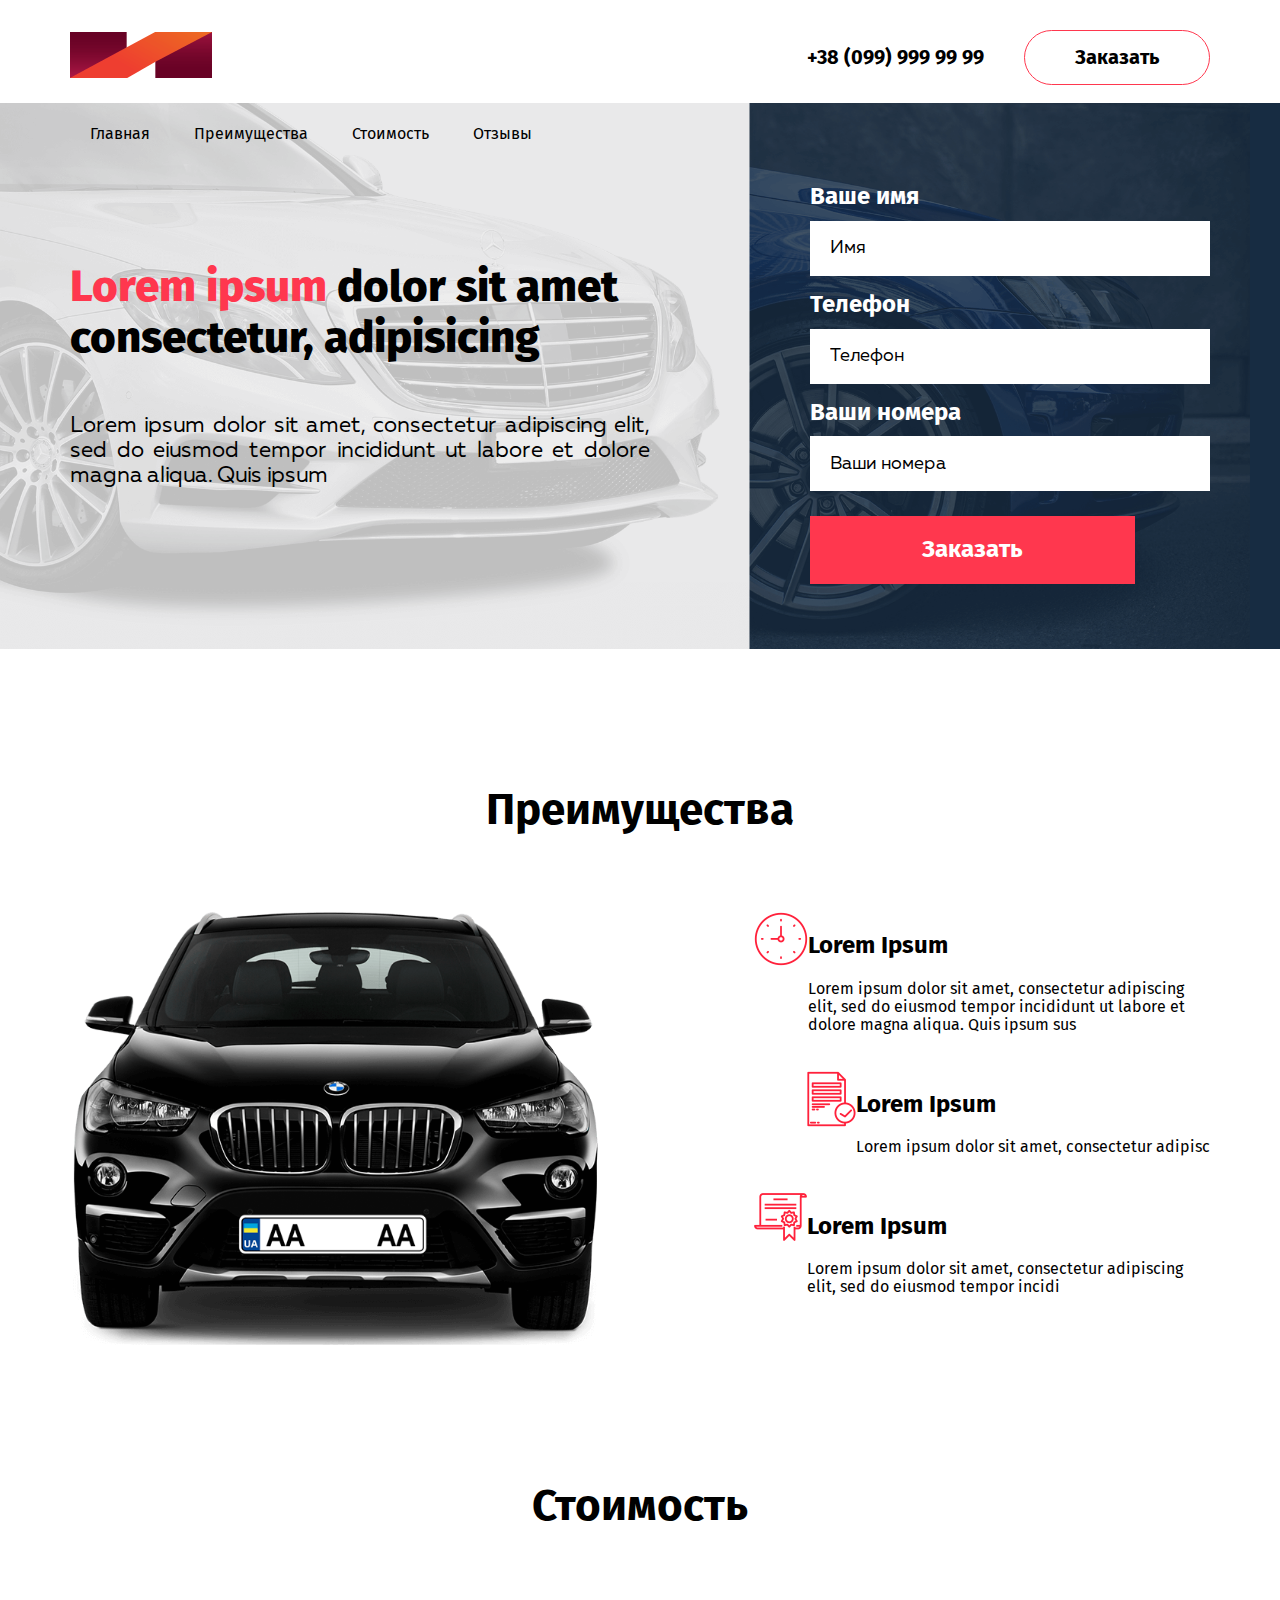
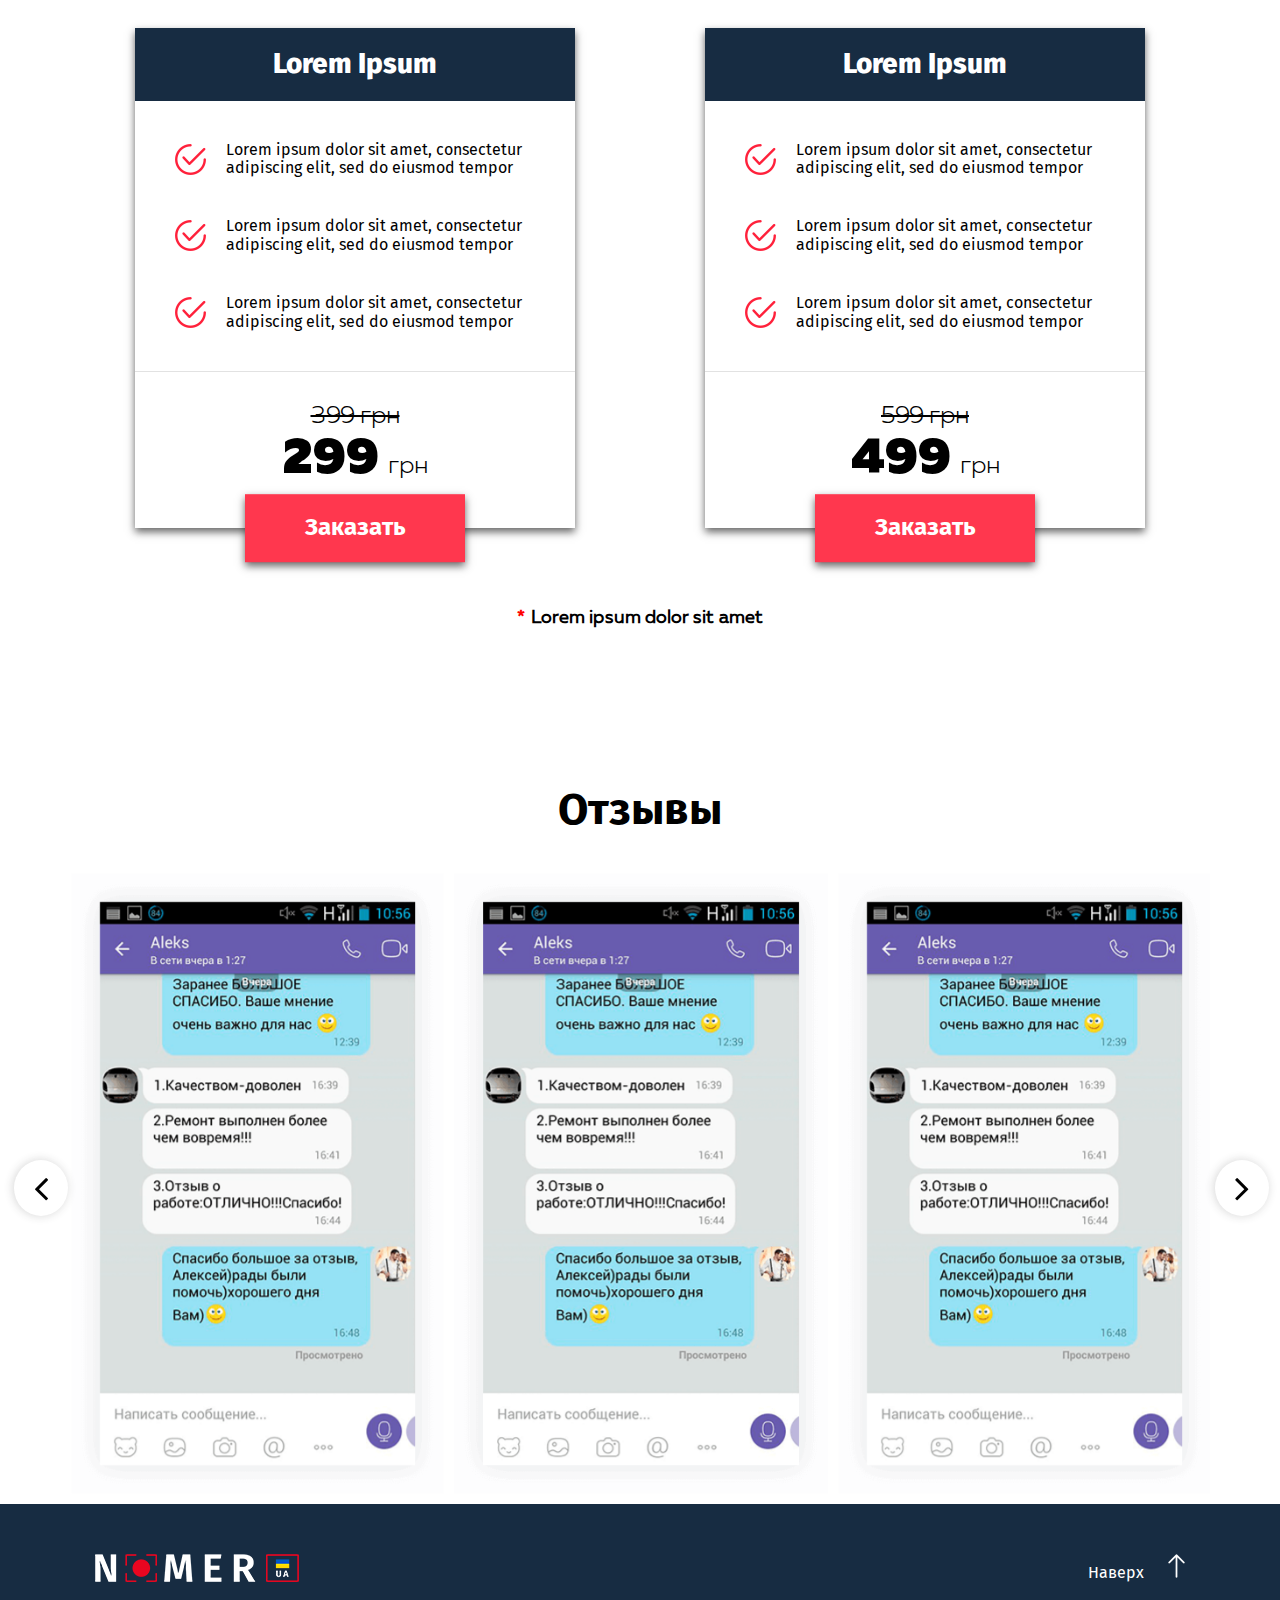
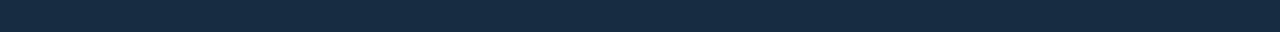
<file: index.html>
<!DOCTYPE html>
<html lang="en">

<head>
    <meta charset="UTF-8">
    <meta name="viewport" content="width=device-width, initial-scale=1.0">
    <meta http-equiv="X-UA-Compatible" content="ie=edge">
    <title> Test | Protsenko </title>
    <link rel="shortcut icon" href="favicon.ico" type="image/x-icon">
    <link rel="stylesheet" href="css/normalize.css">
    <link rel="stylesheet" href="css/style.css">
    <link href="https://fonts.googleapis.com/css2?family=Fira+Sans:wght@400;800;900&display=swap" rel="stylesheet">
    <link href="https://stackpath.bootstrapcdn.com/font-awesome/4.7.0/css/font-awesome.min.css" rel="stylesheet">
    <link rel="stylesheet" href="css/owl.carousel.min.css">
    <link rel="stylesheet" href="css/owl.theme.default.min.css">

</head>

<body>

    <!-- content start -->
    <main class="content">

        <!-- header start -->
        <header id="header">
            <div class="container">
                <div class="header">
                    <!-- header-wrapper !!!!!! -->
                    <div class="header-wrapper">
                        <div class="header-logo">
                            <img src="img/logo.png" alt="">
                        </div>
                        <!-- item change class -->
                        <div class="header-item">
                            <div class="header-phone">
                                <a href="tel:++38 (099) 999 99 99">
                                +38 (099) 999 99 99
                            </a>
                            </div>

                            <a class="header-btn" href="javascript:PopUpShow()">
                                Заказать
                            </a>

                        </div>
                    </div>

                </div>
            </div>
            <!-- header menu start-->
            <nav class="header-nav container">
                <div class="nav-toggle">
                    <i class="fa fa-bars" aria-hidden="true"></i>
                </div>
                <ul class="nav">
                    <li class="nav-item">
                        <a href="#header" class="nav-link ">
                                    Главная
                                </a>
                    </li>
                    <li class="nav-item">
                        <a href="#advantages" class="nav-link">
                                    Преимущества
                                </a>
                    </li>
                    <li class="nav-item">
                        <a href="#price" class="nav-link">
                                    Стоимость
                                </a>
                    </li>
                    <li class="nav-item">
                        <a href="#testimonial" class="nav-link">
                                    Отзывы
                                </a>
                    </li>
                </ul>
            </nav>
            <!-- header menu end -->

            <div class="header-bg ">
                <div class="intro container">
                    <div class="intro-wrapper">
                        <div class="intro-title ">
                            <span> Lorem ipsum </span> dolor sit amet consectetur, adipisicing
                        </div>
                        <div class="intro-text ">
                            Lorem ipsum dolor sit amet, consectetur adipiscing elit, sed do eiusmod tempor incididunt ut labore et dolore magna aliqua. Quis ipsum
                        </div>
                    </div>

                    <form action="javascript:void(0);" method="POST" class="form header-form">

                        <label for="name" class="form-label"> Ваше имя</label>
                        <div class="error">Вы не ввели имя.</div>
                        <input id="name" type="text" class="form-input" placeholder="Имя" name="user_name" required>

                        <label for="tel" class="form-label"> Телефон</label>
                        <div class="error">Вы не ввели телефон.</div>
                        <input id="tel" type="tel" class="form-input" placeholder="Телефон" name="user_phone" required>

                        <label for="number" class="form-label"> Ваши номера</label>
                        <div class="error">Вы не ввели ваши номер.</div>
                        <input id="number" type="text" class="form-input" placeholder="Ваши номера" name="user_number" required>

                        <input class="btn form-btn" type="submit" value=" Заказать "></input>
                    </form>

                </div>
            </div>
        </header>
        <!-- header end -->

        <!-- advantages start -->
        <section class="advantages" id="advantages">
            <h2 class="content-title">
                Преимущества
            </h2>
            <div class="advantages-wrapper container">
                <img class="advantages_img" src="img/advantages.png" alt="">
                <div class="advantages-content">
                    <div class="advantages-content-item">
                        <div class="content-item_icon">
                            <img src="img/advantages-icon1.png" alt="">
                        </div>

                        <div class="content-item_info">
                            <h2 class="content-item_title">
                                Lorem Ipsum
                            </h2>
                            <p class="content-item_text">
                                Lorem ipsum dolor sit amet, consectetur adipiscing elit, sed do eiusmod tempor incididunt ut labore et dolore magna aliqua. Quis ipsum sus
                            </p>
                        </div>

                    </div>
                    <div class="advantages-content-item">
                        <div class="content-item_icon">
                            <img src="img/advantages-icon2.png" alt="">
                        </div>

                        <div class="content-item_info">
                            <h2 class="content-item_title">
                                Lorem Ipsum
                            </h2>
                            <p class="content-item_text">
                                Lorem ipsum dolor sit amet, consectetur adipisc
                            </p>
                        </div>

                    </div>
                    <div class="advantages-content-item">
                        <div class="content-item_icon">
                            <img src="img/advantages-icon3.png" alt="">
                        </div>

                        <div class="content-item_info">
                            <h2 class="content-item_title">
                                Lorem Ipsum
                            </h2>
                            <p class="content-item_text">
                                Lorem ipsum dolor sit amet, consectetur adipiscing elit, sed do eiusmod tempor incidi
                            </p>
                        </div>

                    </div>


                </div>



            </div>

        </section>
        <!-- advantages end -->

        <!-- price start -->
        <section class="price" id="price">

            <h2 class="content-title">
                Стоимость
            </h2>

            <div class="price-info container">
                <div class="card">
                    <div class="card-title">
                        Lorem Ipsum
                    </div>
                    <div class="card-info ">
                        <div class="card-info_item">
                            <img class="card_icon" src="img/card-icon.png" alt="">
                            <div class="card_text">
                                Lorem ipsum dolor sit amet, consectetur adipiscing elit, sed do eiusmod tempor
                            </div>
                        </div>
                        <div class="card-info_item">
                            <img class="card_icon" src="img/card-icon.png" alt="">
                            <div class="card_text">
                                Lorem ipsum dolor sit amet, consectetur adipiscing elit, sed do eiusmod tempor
                            </div>
                        </div>
                        <div class="card-info_item">

                            <img class="card_icon" src="img/card-icon.png" alt="">

                            <div class="card_text">
                                Lorem ipsum dolor sit amet, consectetur adipiscing elit, sed do eiusmod tempor
                            </div>
                        </div>
                    </div>
                    <div class="card-cost">
                        <div class="card-cost_old">
                            399 грн
                        </div>
                        <div class="card-cost_new">
                            <span>299 </span> грн
                        </div>

                    </div>
                    <a class="btn card_btn" href="javascript:PopUpShow()">
                        Заказать
                    </a>
                </div>
                <div class="card">
                    <div class="card-title">
                        Lorem Ipsum
                    </div>
                    <div class="card-info ">
                        <div class="card-info_item">

                            <img class="card_icon" src="img/card-icon.png" alt="">

                            <div class="card_text">
                                Lorem ipsum dolor sit amet, consectetur adipiscing elit, sed do eiusmod tempor
                            </div>
                        </div>
                        <div class="card-info_item">

                            <img class="card_icon" src="img/card-icon.png" alt="">

                            <div class="card_text">
                                Lorem ipsum dolor sit amet, consectetur adipiscing elit, sed do eiusmod tempor
                            </div>
                        </div>
                        <div class="card-info_item">

                            <img class="card_icon" src="img/card-icon.png" alt="">

                            <div class="card_text">
                                Lorem ipsum dolor sit amet, consectetur adipiscing elit, sed do eiusmod tempor
                            </div>
                        </div>
                    </div>
                    <div class="card-cost">
                        <div class="card-cost_old">
                            599 грн
                        </div>
                        <div class="card-cost_new">
                            <span>499 </span> грн
                        </div>

                    </div>

                    <a class="btn card_btn" href="javascript:PopUpShow()">
                        Заказать
                       </a>

                </div>
            </div>

            <div class="price-text">
                <span>*</span>Lorem ipsum dolor sit amet
            </div>
        </section>
        <!-- price end -->

        <!-- testimonial start -->
        <section id="testimonial">
            <h2 class="content-title">
                Отзывы
            </h2>
            <div class="testimonial-carousel">
                <div class="owl-carousel owl-theme container">
                    <div class="testimoinal-item">
                        <img src="img/carousel-img.png" alt="">
                    </div>
                    <div class="testimoinal-item">
                        <img src="img/carousel-img.png" alt="">
                    </div>
                    <div class="testimoinal-item">
                        <img src="img/carousel-img.png" alt="">
                    </div>
                    <div class="owl-theme">
                        <div class="owl-controls">
                            <div class="custom-nav owl-nav"></div>
                            <img src="img/carousel-img.png" alt="">
                        </div>
                    </div>
                </div>

        </section>
        <!-- testimonial end -->

    </main>
    <!-- content end -->

    <!-- footer start -->
    <footer class="footer">
        <div class="footer-wrap  container">
            <img class="footer_logo" src="img/logo-footer.png" alt="">
            <a href="#header">
                <div class="footer_btn">
                    <span> Наверх </span>
                    <img src="img/footer-arrow.png" alt="">
                </div>
            </a>
        </div>

    </footer>
    <!-- footer end -->

    <!-- form-popup start -->
    <section class="popup" id="popup1">
        <div class="popup-content">
            <h1>Заявка</h1>
            <a class="close" href="javascript:PopUpHide()">X</a>
            <form action="javascript:void(0);" method="POST" class="form form_popup">

                <input id="name" type="text" class="form-input form-input_popup" placeholder="Имя" name="user_name" required>

                <input id="tel" type="tel" class="form-input form-input_popup" placeholder="Телефон" name="user_phone" required>


                <input id="number" type="text" class="form-input form-input_popup" placeholder="Ваши номера" name="user_number" required>

                <input class="btn btn_popup" type="submit" value=" Заказать "></input>
            </form>

        </div>
    </section>
    <!-- form-popup end -->

    <!-- success start -->
    <section class="success">
        <div class="success-wrapper container">
            <div class="success-check">
                <i class="fa fa-check-circle" aria-hidden="true"></i>
            </div>

            <h1 class="success-title">
                Спасибо за заявку!
            </h1>
            <div class="success-text">
                Наш менеджер свяжеться с вами позже
            </div>
            <div class="success-contact">
                <a href="https://www.facebook.com/" target="_blank" rel="noopener noreferrer">
                    <i class="fa fa-facebook facebook" aria-hidden="true"></i>
                </a>
                <a href="https://www.instagram.com/" target="_blank" rel="noopener noreferrer">
                    <i class="fa fa-instagram " aria-hidden="true"></i>
                </a>
            </div>
            <button class="success-close" onclick="document.querySelectorAll('.success')[0].style.display = 'none';">X</button>
        </div>
    </section>
    <!-- success end -->

    <script src="https://cdnjs.cloudflare.com/ajax/libs/jquery/3.5.1/jquery.min.js"></script>
    <script src="js/owl.carousel.min.js"></script>
    <script src="js/app.js"></script>


</body>

</html>
</file>
<file: css/style.css>
* {
  -webkit-box-sizing: border-box;
          box-sizing: border-box;
}

.container {
  margin: 0px auto;
  max-width: 1400px;
}

@media (max-width: 575.98px) {
  .container {
    max-width: 100%;
    padding: 0 25px 0 25px;
  }
}

@media (min-width: 576px) and (max-width: 767.98px) {
  .container {
    max-width: 540px;
  }
}

@media (min-width: 768px) and (max-width: 991.98px) {
  .container {
    max-width: 720px;
  }
}

@media (min-width: 992px) and (max-width: 1199.98px) {
  .container {
    max-width: 960px;
  }
}

@media (min-width: 1200px) and (max-width: 1919.98px) {
  .container {
    max-width: 1140px;
  }
}

@media (min-width: 1920) {
  .container {
    max-width: 1400px;
  }
}

@font-face {
  font-family: 'Muller Regular';
  src: url("../fonts/MullerRegular/MullerRegular.eot");
  src: url("../fonts/MullerRegular/MullerRegular.eot?#iefix") format("embedded-opentype"), url("../fonts/MullerRegular/MullerRegular.woff") format("woff"), url("../fonts/MullerRegular/MullerRegular.ttf") format("truetype"), url("../fonts/MullerRegular/MullerRegular.svg#MullerRegular/MullerRegular") format("svg");
  font-weight: normal;
  font-style: normal;
  font-display: swap;
}

@font-face {
  font-family: 'Muller Black';
  src: url("../fonts/MullerBlack/MullerBlack.eot");
  src: url("../fonts/MullerBlack/MullerBlack.eot?#iefix") format("embedded-opentype"), url("../fonts/MullerBlack/MullerBlack.woff") format("woff"), url("../fonts/MullerBlack/MullerBlack.ttf") format("truetype"), url("../fonts/MullerBlack/MullerBlack.svg#MullerBlack/MullerBlack") format("svg");
  font-weight: normal;
  font-style: normal;
  font-display: swap;
}

@font-face {
  font-family: 'Muller Light';
  src: url("../fonts/MullerLight/MullerLight.eot");
  src: url("../fonts/MullerLight/MullerLight.eot?#iefix") format("embedded-opentype"), url("../fonts/MullerLight/MullerLight.woff") format("woff"), url("../fonts/MullerLight/MullerLight.ttf") format("truetype"), url("../fonts/MullerLight/MullerLight.svg#MullerLight/MullerLight") format("svg");
  font-weight: normal;
  font-style: normal;
  font-display: swap;
}

body {
  font-family: 'Fira Sans', sans-serif;
  height: 100vh;
  display: -webkit-box;
  display: -ms-flexbox;
  display: flex;
  -webkit-box-orient: vertical;
  -webkit-box-direction: normal;
      -ms-flex-direction: column;
          flex-direction: column;
  margin: 0;
  padding: 0;
}

a {
  text-decoration: none;
}

.content {
  -webkit-box-flex: 1;
      -ms-flex: 1 0 auto;
          flex: 1 0 auto;
}

.content-title {
  text-align: center;
  font-weight: bold;
  font-size: 44px;
  padding-top: 100px;
}

@media screen and (max-width: 576px) {
  .content-title {
    font-size: 38px;
  }
}

.footer {
  -ms-flex-negative: 0;
      flex-shrink: 0;
}

.btn {
  background: #ff374e;
  border: #ff374e;
  color: #ffffff;
  text-align: center;
  min-width: 220px;
  max-width: 325px;
  font-family: 'Fira Sans', sans-serif;
  font-weight: bold;
  padding: 20px;
  font-size: 24px;
  cursor: pointer;
  -webkit-transition: background 0.2s ease-in;
  transition: background 0.2s ease-in;
}

.btn:hover {
  background: #ff213b;
}

.btn:active {
  background: #e40f28;
}

.btn:focus {
  outline: none;
}

.header {
  display: -webkit-box;
  display: -ms-flexbox;
  display: flex;
  -webkit-box-orient: vertical;
  -webkit-box-direction: normal;
      -ms-flex-direction: column;
          flex-direction: column;
  -webkit-box-pack: justify;
      -ms-flex-pack: justify;
          justify-content: space-between;
  background: #fff;
  padding-top: 30px;
  width: 100%;
}

@media screen and (max-width: 768px) {
  .header {
    padding-top: 10px;
  }
}

.header-wrapper {
  display: -webkit-box;
  display: -ms-flexbox;
  display: flex;
  -webkit-box-pack: justify;
      -ms-flex-pack: justify;
          justify-content: space-between;
  -webkit-box-align: center;
      -ms-flex-align: center;
          align-items: center;
  padding-bottom: 40px;
}

@media screen and (max-width: 450px) {
  .header-wrapper {
    -webkit-box-orient: vertical;
    -webkit-box-direction: normal;
        -ms-flex-direction: column;
            flex-direction: column;
    padding: 0;
  }
}

.header-item {
  display: -webkit-box;
  display: -ms-flexbox;
  display: flex;
  -webkit-box-orient: horizontal;
  -webkit-box-direction: normal;
      -ms-flex-direction: row;
          flex-direction: row;
  -webkit-box-align: center;
      -ms-flex-align: center;
          align-items: center;
  font-weight: bold;
  font-size: 20px;
}

@media screen and (max-width: 768px) {
  .header-item {
    font-size: 18px;
  }
}

@media screen and (max-width: 450px) {
  .header-item {
    padding: 10px;
    font-size: 16px;
  }
}

@media screen and (max-width: 768px) {
  .header-logo img {
    width: 90px;
  }
}

.header-phone a {
  color: #000000;
}

.header-btn {
  display: -webkit-box;
  display: -ms-flexbox;
  display: flex;
  -webkit-box-align: center;
      -ms-flex-align: center;
          align-items: center;
  border: 1px solid #ff374e;
  padding: 15px 50px;
  margin-left: 40px;
  max-width: 260px;
  border-radius: 28px;
  cursor: pointer;
  color: #000000;
}

.header-btn:hover {
  background: #ff374e;
  color: #ffffff;
}

@media screen and (max-width: 550px) {
  .header-btn {
    padding: 10px 30px;
    margin-left: 10px;
  }
}

@media screen and (max-width: 375px) {
  .header-btn {
    padding: 8px 15px;
    margin-left: 8px;
  }
}

.header-bg {
  background: url(../img/header-bg.png) no-repeat;
  background-size: cover;
  height: 42.6vw;
  margin-top: -40px;
}

@media screen and (max-width: 991px) {
  .header-bg {
    height: 43.8vw;
  }
}

@media screen and (max-width: 768px) {
  .header-bg {
    background: -webkit-gradient(linear, left top, left bottom, color-stop(50%, #e9e9e9), color-stop(50%, #172c42));
    background: linear-gradient(to bottom, #e9e9e9 50%, #172c42 50%);
    height: 100%;
    margin: 0;
  }
}

.intro {
  display: -webkit-box;
  display: -ms-flexbox;
  display: flex;
  -webkit-box-orient: horizontal;
  -webkit-box-direction: normal;
      -ms-flex-direction: row;
          flex-direction: row;
  -webkit-box-pack: justify;
      -ms-flex-pack: justify;
          justify-content: space-between;
  -webkit-box-align: center;
      -ms-flex-align: center;
          align-items: center;
  height: 100%;
}

@media screen and (max-width: 768px) {
  .intro {
    -webkit-box-orient: vertical;
    -webkit-box-direction: normal;
        -ms-flex-direction: column;
            flex-direction: column;
    -webkit-box-align: end;
        -ms-flex-align: end;
            align-items: end;
  }
}

@media screen and (max-width: 768px) {
  .intro-wrapper {
    margin: 60px 0;
  }
}

.intro-title {
  font-weight: 800;
  font-size: 44px;
  max-width: 580px;
}

@media screen and (max-width: 1200px) {
  .intro-title {
    font-size: 42px;
  }
}

@media screen and (max-width: 991px) {
  .intro-title {
    font-size: 38px;
    padding-top: 20px;
  }
}

@media screen and (max-width: 768px) {
  .intro-title {
    padding-top: 0;
    max-width: 100%;
  }
}

@media screen and (max-width: 375px) {
  .intro-title {
    font-size: 34px;
    padding-bottom: 20px;
  }
}

.intro-title span {
  color: #ff374e;
}

.intro-text {
  font-family: 'Muller Regular';
  text-align: justify;
  font-size: 22px;
  max-width: 580px;
  padding-top: 50px;
}

@media screen and (max-width: 1200px) {
  .intro-text {
    max-width: 520px;
  }
}

@media screen and (max-width: 991px) {
  .intro-text {
    padding-top: 10px;
  }
}

@media screen and (max-width: 768px) {
  .intro-text {
    font-size: 18px;
    max-width: 100%;
    padding: 30px 0 80px;
  }
}

@media screen and (max-width: 425px) {
  .intro-text {
    padding: 10px 0 0;
  }
}

@media (max-width: 768px) {
  .header-nav {
    padding: 0;
    max-width: 100%;
  }
}

.nav {
  width: 100%;
  margin: 0 auto;
  padding: 0;
}

@media screen and (max-width: 768px) {
  .nav {
    display: none;
  }
}

.nav-item {
  list-style: none;
  display: inline-block;
}

@media screen and (max-width: 768px) {
  .nav-item {
    display: block;
    text-align: center;
    padding: 20px;
  }
}

.nav-toggle {
  width: 100%;
  padding: 10px 20px;
  text-align: right;
  -webkit-box-sizing: border-box;
          box-sizing: border-box;
  background: #eb1e36;
  color: #ffffff;
  font-size: 30px;
  display: none;
}

@media screen and (max-width: 768px) {
  .nav-toggle {
    display: block;
  }
}

.nav-link {
  color: #000000;
  padding: 20px;
  -webkit-transition: .3s;
  transition: .3s;
  z-index: 1;
}

.nav-link:hover {
  background: #ff213b;
  color: #ffffff;
}

@media screen and (max-width: 991px) {
  .nav-link {
    padding: 20px 15px;
  }
}

@media screen and (max-width: 768px) {
  .nav-link {
    padding: 10px 20px;
    color: #ffffff;
  }
}

.is-active {
  background: #ff213b;
  color: #ffffff;
}

.active-toggle {
  background: #ff213b;
  display: block;
}

#advantages {
  margin: 0;
  padding: 0;
}

.advantages {
  display: -webkit-box;
  display: -ms-flexbox;
  display: flex;
  -webkit-box-orient: vertical;
  -webkit-box-direction: normal;
      -ms-flex-direction: column;
          flex-direction: column;
}

.advantages-wrapper {
  display: -webkit-box;
  display: -ms-flexbox;
  display: flex;
  -webkit-box-orient: horizontal;
  -webkit-box-direction: normal;
      -ms-flex-direction: row;
          flex-direction: row;
  -webkit-box-pack: justify;
      -ms-flex-pack: justify;
          justify-content: space-between;
  padding-top: 40px;
}

@media screen and (max-width: 991px) {
  .advantages-wrapper {
    -webkit-box-orient: vertical;
    -webkit-box-direction: normal;
        -ms-flex-direction: column;
            flex-direction: column;
    -webkit-box-align: center;
        -ms-flex-align: center;
            align-items: center;
  }
}

.advantages_img {
  width: 530px;
  -ms-flex-preferred-size: 40%;
      flex-basis: 40%;
}

@media screen and (max-width: 768px) {
  .advantages_img {
    display: none;
  }
}

.advantages-content {
  display: -webkit-box;
  display: -ms-flexbox;
  display: flex;
  -webkit-box-orient: vertical;
  -webkit-box-direction: normal;
      -ms-flex-direction: column;
          flex-direction: column;
  -webkit-box-align: end;
      -ms-flex-align: end;
          align-items: end;
  -ms-flex-preferred-size: 40%;
      flex-basis: 40%;
}

@media screen and (max-width: 768px) {
  .advantages-content {
    padding-top: 50px;
  }
}

.advantages-content-item {
  padding-bottom: 20px;
  display: -webkit-box;
  display: -ms-flexbox;
  display: flex;
  -webkit-box-orient: horizontal;
  -webkit-box-direction: normal;
      -ms-flex-direction: row;
          flex-direction: row;
  -webkit-box-pack: center;
      -ms-flex-pack: center;
          justify-content: center;
}

.advantages-content-item_info {
  padding-left: 30px;
}

.advantages-content-item_title {
  font-weight: 800;
  font-size: 28px;
  position: relative;
  padding-bottom: 20px;
  margin: 0;
}

.advantages-content-item_title::after {
  content: "";
  position: absolute;
  width: 100px;
  bottom: 0;
  left: 0;
  border-top: 10px solid red;
}

.advantages-content-item_text {
  font-family: 'Muller Regular';
  font-size: 16px;
}

.price {
  margin: 0 auto;
}

.price-text {
  text-align: center;
  font-size: 18px;
  font-family: 'Muller Regular';
  padding: 20px;
  font-weight: bold;
}

.price-text span {
  color: red;
  padding-right: 5px;
}

.price-info {
  display: -webkit-box;
  display: -ms-flexbox;
  display: flex;
  -ms-flex-pack: distribute;
      justify-content: space-around;
}

@media screen and (max-width: 768px) {
  .price-info {
    -webkit-box-orient: vertical;
    -webkit-box-direction: normal;
        -ms-flex-direction: column;
            flex-direction: column;
    -webkit-box-align: center;
        -ms-flex-align: center;
            align-items: center;
  }
}

.card {
  background: #ffffff;
  position: relative;
  box-shadow: 0px 4px 8px 0px rgba(50, 50, 50, 0.75);
  -webkit-box-shadow: 0px 4px 8px 0px rgba(50, 50, 50, 0.75);
  -moz-box-shadow: 0px 4px 8px 0px rgba(50, 50, 50, 0.75);
  margin: 60px 0;
  min-width: 280px;
  max-width: 440px;
}

@media screen and (max-width: 1000px) {
  .card {
    max-width: 350px;
  }
}

.card_btn {
  position: absolute;
  top: 100%;
  left: 50%;
  -webkit-transform: translate(-50%, -50%);
          transform: translate(-50%, -50%);
  -webkit-box-shadow: 0px 4px 8px 0px rgba(50, 50, 50, 0.75);
          box-shadow: 0px 4px 8px 0px rgba(50, 50, 50, 0.75);
}

.card-title {
  background: #172c42;
  font-weight: 800;
  color: #ffffff;
  text-align: center;
  font-size: 28px;
  padding: 20px 0;
}

.card-info {
  display: -webkit-box;
  display: -ms-flexbox;
  display: flex;
  -webkit-box-orient: vertical;
  -webkit-box-direction: normal;
      -ms-flex-direction: column;
          flex-direction: column;
  -webkit-box-align: center;
      -ms-flex-align: center;
          align-items: center;
  padding: 20px 0;
  border-bottom: 1px solid #e2e2e2;
}

.card-info_item {
  display: -webkit-box;
  display: -ms-flexbox;
  display: flex;
  -webkit-box-orient: horizontal;
  -webkit-box-direction: normal;
      -ms-flex-direction: row;
          flex-direction: row;
  -webkit-box-align: center;
      -ms-flex-align: center;
          align-items: center;
  padding: 20px 40px;
}

@media screen and (max-width: 600px) {
  .card-info_item {
    padding: 10px;
  }
}

.card_text {
  padding-left: 20px;
}

.card-cost {
  display: -webkit-box;
  display: -ms-flexbox;
  display: flex;
  -webkit-box-orient: vertical;
  -webkit-box-direction: normal;
      -ms-flex-direction: column;
          flex-direction: column;
  -webkit-box-align: center;
      -ms-flex-align: center;
          align-items: center;
  font-size: 25px;
  font-family: 'Muller Light';
  padding: 30px 0 20px;
  margin-bottom: 20px;
}

@media screen and (max-width: 600px) {
  .card-cost {
    padding: 15px;
  }
}

.card-cost_old {
  text-decoration: line-through;
}

.card-cost_new span {
  font-family: 'Muller Black';
  font-size: 50px;
}

.footer {
  background: #172c42;
  font-weight: normal;
  width: 100%;
}

.footer_btn {
  color: #ffffff;
  cursor: pointer;
}

.footer_btn span {
  padding-right: 20px;
}

.footer_btn span:hover {
  font-weight: bold;
}

@media screen and (max-width: 375px) {
  .footer_btn span {
    padding-right: 10px;
  }
}

@media screen and (max-width: 375px) {
  .footer_logo {
    width: 160px;
  }
}

.footer-wrap {
  display: -webkit-box;
  display: -ms-flexbox;
  display: flex;
  -webkit-box-pack: justify;
      -ms-flex-pack: justify;
          justify-content: space-between;
  -webkit-box-align: center;
      -ms-flex-align: center;
          align-items: center;
  -ms-flex-line-pack: center;
      align-content: center;
  padding: 50px 25px;
}

.testimonial-carousel {
  position: relative;
}

.owl-prev, .owl-next {
  position: absolute;
}

.owl-prev span, .owl-next span {
  font-size: 40px;
  color: #000000;
  -webkit-box-shadow: -1px 0px 10px 0px rgba(50, 50, 50, 0.2);
  box-shadow: -1px 0px 10px 0px rgba(50, 50, 50, 0.2);
  border-radius: 50%;
  padding: 8px 20px;
}

@media screen and (max-width: 1200px) {
  .owl-prev span, .owl-next span {
    font-size: 32px;
    padding: 4px 14px;
  }
}

.owl-prev:focus, .owl-next:focus {
  outline: none;
}

.owl-prev {
  top: 50%;
  -webkit-transform: translate(-50%, -50%);
          transform: translate(-50%, -50%);
  left: -3%;
}

@media screen and (max-width: 1200px) {
  .owl-prev {
    left: -0.5%;
  }
}

@media (min-width: 1900px) {
  .owl-prev {
    left: -5%;
  }
}

.owl-next {
  top: 50%;
  -webkit-transform: translate(-50%, -50%);
          transform: translate(-50%, -50%);
  right: -8%;
}

@media screen and (max-width: 1200px) {
  .owl-next {
    right: -4.8%;
  }
}

@media (min-width: 1900px) {
  .owl-next {
    right: -10%;
  }
}

.owl-stage .owl-theme .owl-nav {
  margin-top: 0;
}

.testimonial-carousel .owl-carousel {
  z-index: 0;
}

.form {
  display: -webkit-box;
  display: -ms-flexbox;
  display: flex;
  -webkit-box-orient: vertical;
  -webkit-box-direction: normal;
      -ms-flex-direction: column;
          flex-direction: column;
  background: transparent;
  width: 400px;
  padding: 0;
}

@media screen and (max-width: 1200px) {
  .form {
    padding-left: 5%;
  }
}

@media screen and (max-width: 991px) {
  .form {
    padding-left: 10%;
  }
}

@media screen and (max-width: 768px) {
  .form {
    width: 100%;
    margin-bottom: 30px;
    margin-top: 20px;
    padding: 0;
  }
}

.form-label {
  font-size: 24px;
  color: #ffffff;
  font-weight: bold;
  margin: 15px 0 10px;
}

@media screen and (max-width: 1200px) {
  .form-label {
    font-size: 20px;
  }
}

@media (min-width: 768.1px) and (max-width: 991px) {
  .form-label {
    margin: 10px 0;
  }
}

.form-input {
  padding: 0 20px;
  height: 55px;
  background-color: #ffffff;
  border: none;
  font-family: 'Muller Regular';
  font-size: 18px;
  color: #000000;
}

.form-input:focus #ececec {
  outline: none;
  -webkit-transition: background-color 0.2s ease-in;
  transition: background-color 0.2s ease-in;
}

@media screen and (max-width: 1200px) {
  .form-input {
    height: 52px;
  }
}

@media screen and (max-width: 991px) {
  .form-input {
    height: 44px;
  }
}

@media screen and (max-width: 768px) {
  .form-input {
    height: 40px;
    font-size: 16px;
  }
}

.form-input::-webkit-input-placeholder {
  color: #000000;
}

.form-input:-ms-input-placeholder {
  color: #000000;
}

.form-input::-ms-input-placeholder {
  color: #000000;
}

.form-input::placeholder {
  color: #000000;
}

.form-btn {
  margin-top: 25px;
}

@media screen and (max-width: 991px) {
  .form-btn {
    padding: 10px;
  }
}

.error {
  background: #ff374e;
  font-weight: bold;
  color: #ffffff;
  padding: 0px 20px;
  margin-bottom: 5px;
  font-size: 18px;
  display: none;
}

.success {
  width: 100%;
  min-height: 100%;
  position: absolute;
  background: rgba(0, 0, 0, 0.404);
  padding-top: 3%;
  position: fixed;
  display: none;
}

.success-wrapper {
  display: -webkit-box;
  display: -ms-flexbox;
  display: flex;
  -webkit-box-orient: vertical;
  -webkit-box-direction: normal;
      -ms-flex-direction: column;
          flex-direction: column;
  -webkit-box-align: center;
      -ms-flex-align: center;
          align-items: center;
  background: url(../img/success-bg.png) no-repeat top;
  background-size: cover;
  max-width: 660px;
  max-height: 540px;
  -webkit-box-shadow: 0px 4px 8px 0px rgba(50, 50, 50, 0.75);
          box-shadow: 0px 4px 8px 0px rgba(50, 50, 50, 0.75);
  margin: 0 auto;
  left: 0;
  right: 0;
  position: relative;
}

@media screen and (max-width: 768px) {
  .success-wrapper {
    max-width: 90%;
  }
}

.success-check {
  color: #ff374e;
  font-size: 120px;
  padding-top: 50px;
}

@media screen and (max-width: 576px) {
  .success-check {
    font-size: 80px;
  }
}

.success-title {
  color: #000000;
  font-size: 34px;
  font-weight: bold;
  padding: 20px;
}

@media screen and (max-width: 576px) {
  .success-title {
    font-size: 24px;
    padding: 20px 0;
  }
}

.success-text {
  font-family: 'Muller Regular';
  font-size: 20px;
  padding-bottom: 20px;
}

@media screen and (max-width: 576px) {
  .success-text {
    text-align: center;
  }
}

.success-contact {
  font-size: 38px;
  margin-bottom: 20px;
}

@media screen and (max-width: 576px) {
  .success-contact {
    font-size: 20px;
  }
}

.success-contact a {
  color: #ffffff;
  text-decoration: none;
  padding: 0;
}

.success-contact i {
  border: none;
  background: #172c42;
  border-radius: 60px;
  padding: 0.5em 0.6em;
}

.success-contact .facebook {
  padding: 0.5em  0.7em;
}

.success-close {
  position: absolute;
  top: 20px;
  right: 40px;
  font-size: 32px;
  color: #000000;
  background: transparent;
  border: none;
  cursor: pointer;
}

@media screen and (max-width: 500px) {
  .success-close {
    top: 10px;
    right: 20px;
  }
}

.popup {
  width: 100%;
  min-height: 100%;
  background-color: rgba(0, 0, 0, 0.5);
  overflow: hidden;
  position: fixed;
  top: 0px;
  text-align: center;
}

.popup .popup-content {
  margin: 20px auto 0px auto;
  padding: 10px;
  height: auto;
  -webkit-box-shadow: 0px 0px 10px #000;
          box-shadow: 0px 0px 10px #000;
  background: #ffffff;
  max-width: 450px;
  position: relative;
}

.popup .popup-content .close {
  position: absolute;
  top: 35px;
  right: 40px;
  font-size: 28px;
  text-decoration: none;
  color: #000;
}

.form_popup {
  width: 100%;
  padding: 20px;
  margin: 0;
}

.form-input_popup {
  border: 1px solid gray;
  margin: 5px 0;
  height: 52px;
}

.btn_popup {
  width: 80%;
  margin: 20px auto;
}
/*# sourceMappingURL=style.css.map */
</file>
